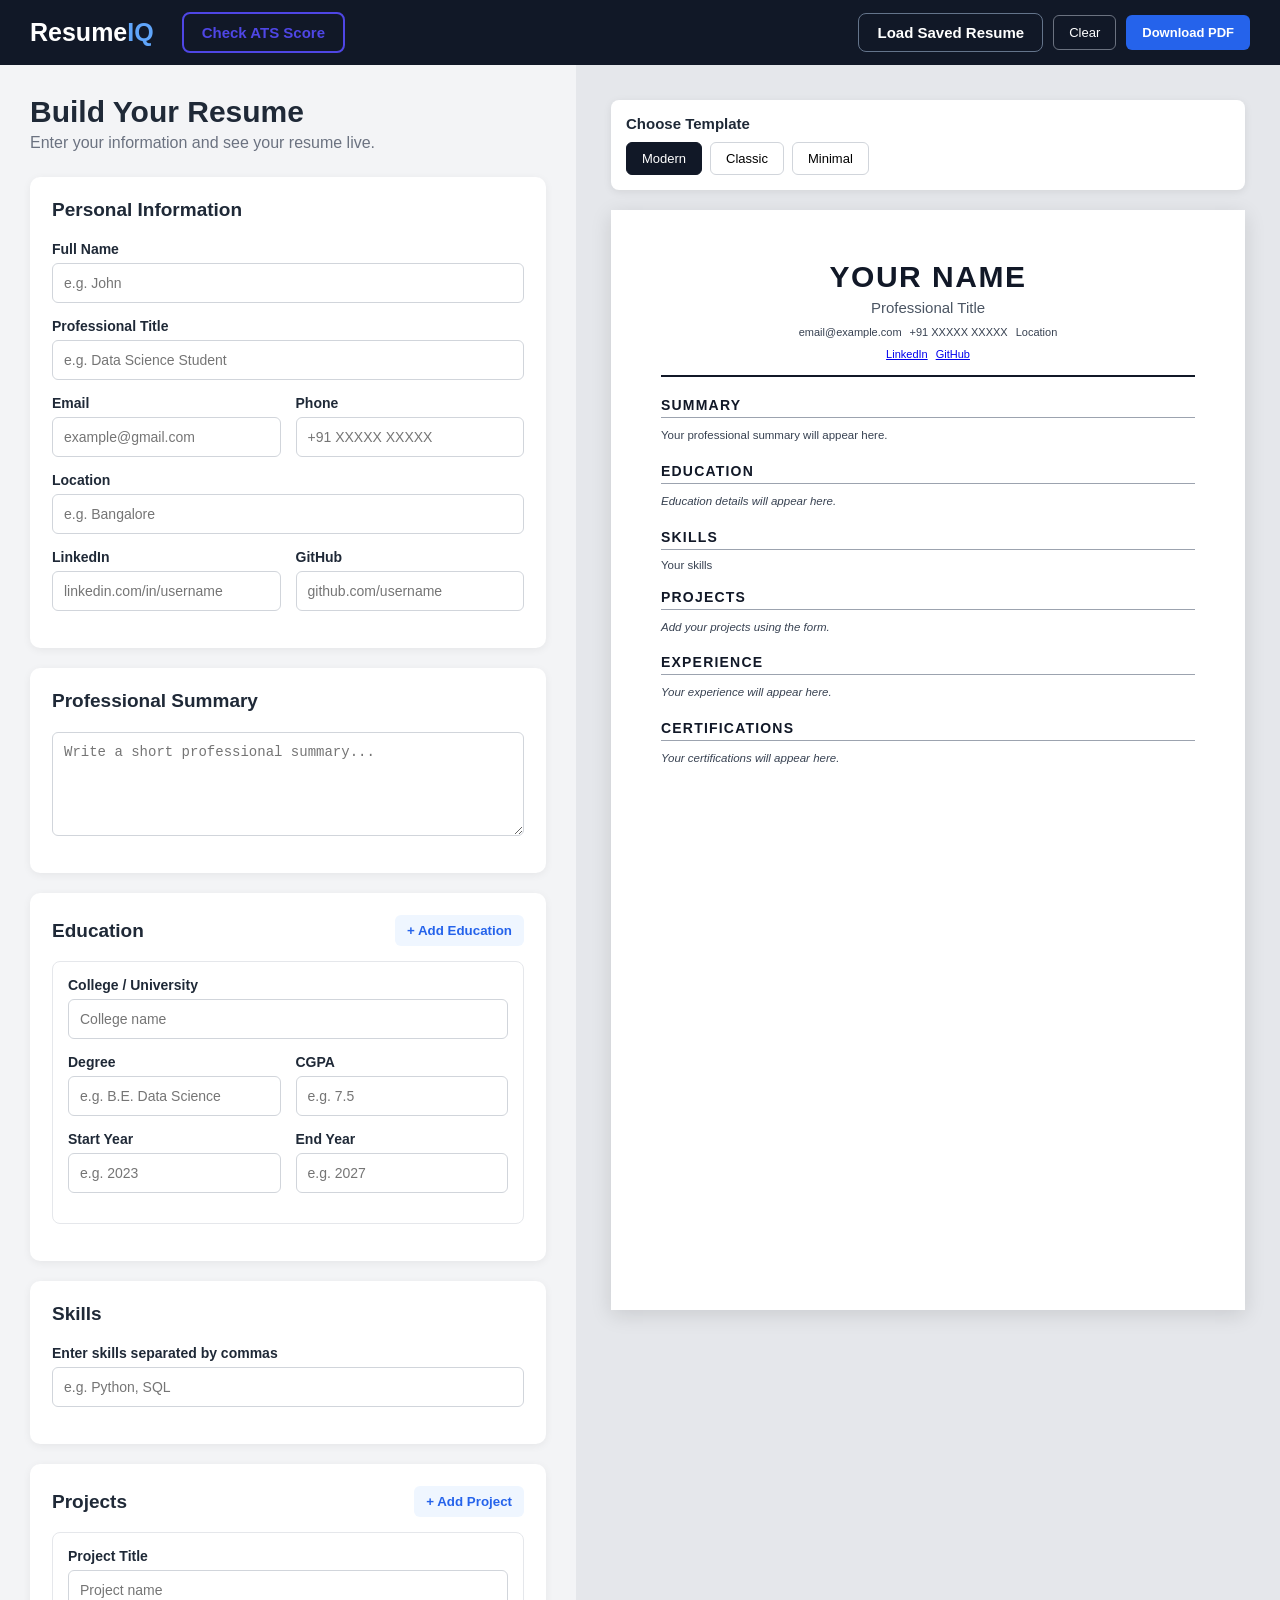
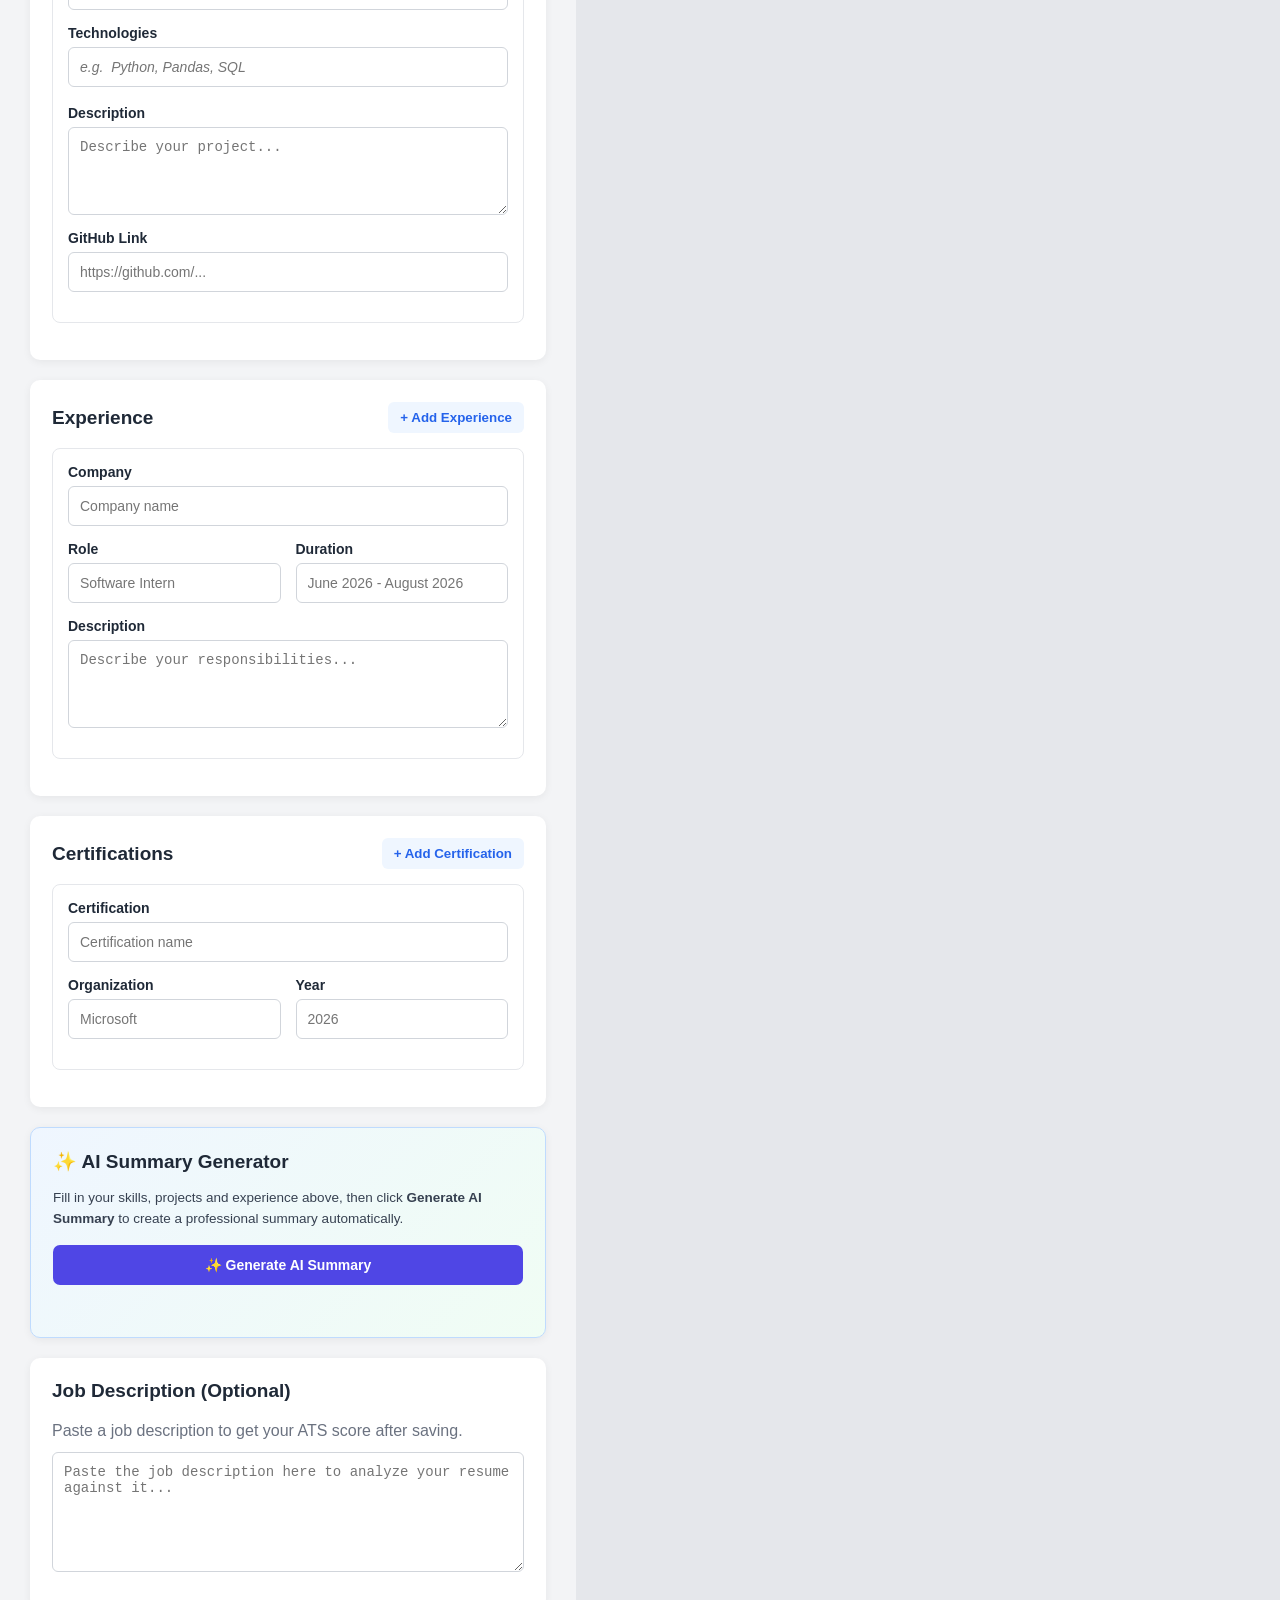
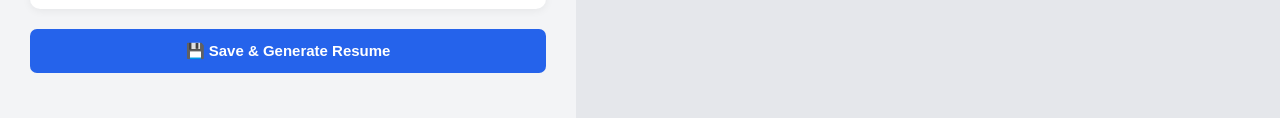
<file: frontend/index.html>
<!DOCTYPE html>
<html lang="en">
<head>
    <meta charset="UTF-8">
    <meta name="viewport" content="width=device-width, initial-scale=1.0">

    <title>ResumeIQ - Resume Builder</title>

    <link rel="stylesheet" href="style.css">
</head>

<body>

    <!-- ================= HEADER ================= -->

    
    <header class="navbar">

    <div class="navbar-left">

        <div class="logo">
            Resume<span>IQ</span>
        </div>

        <button
            type="button"
            id="atsAnalyzerBtn"
            class="ats-analyzer-btn"
        >
            Check ATS Score
        </button>

    </div>


    <div class="navbar-actions">

        <button
            type="button"
            id="loadResumeBtn"
        >
            Load Saved Resume
        </button>

        <button
            type="button"
            id="clearBtn"
            class="clear-btn"
        >
            Clear
        </button>

        <button
            type="button"
            id="printBtn"
            class="print-btn"
        >
            Download PDF
        </button>

    </div>

</header>

    <!-- ================= MAIN CONTAINER ================= -->

    <main class="container">

        <!-- ================= FORM SECTION ================= -->

        <section class="form-section">

            <h1>Build Your Resume</h1>
            <p class="subtitle">
                Enter your information and see your resume live.
            </p>


            <!-- PERSONAL INFORMATION -->

            <div class="form-card">

                <h2>Personal Information</h2>

                <div class="input-group">
                    <label>Full Name</label>
                    <input
                        type="text"
                        id="name"
                        placeholder="e.g. John"
                    >
                </div>

                <div class="input-group">
                    <label>Professional Title</label>
                    <input
                        type="text"
                        id="title"
                        placeholder="e.g. Data Science Student"
                    >
                </div>

                <div class="input-row">

                    <div class="input-group">
                        <label>Email</label>
                        <input
                            type="email"
                            id="email"
                            placeholder="example@gmail.com"
                        >
                    </div>

                    <div class="input-group">
                        <label>Phone</label>
                        <input
                            type="text"
                            id="phone"
                            placeholder="+91 XXXXX XXXXX"
                        >
                    </div>

                </div>

                <div class="input-group">
                    <label>Location</label>
                    <input
                        type="text"
                        id="location"
                        placeholder="e.g. Bangalore"
                    >
                </div>

                <div class="input-row">

                    <div class="input-group">
                        <label>LinkedIn</label>
                        <input
                            type="url"
                            id="linkedin"
                            placeholder="linkedin.com/in/username"
                        >
                    </div>

                    <div class="input-group">
                        <label>GitHub</label>
                        <input
                            type="url"
                            id="github"
                            placeholder="github.com/username"
                        >
                    </div>

                </div>

            </div>


            <!-- SUMMARY -->

            <div class="form-card">

                <h2>Professional Summary</h2>

                <div class="input-group">

                    <textarea
                        id="summary"
                        rows="5"
                        placeholder="Write a short professional summary..."
                    ></textarea>

                </div>

            </div>


            <!-- EDUCATION -->

            <div class="form-card">

                <div class="section-heading">

                    <h2>Education</h2>

                    <button
                        type="button"
                        class="add-btn"
                        onclick="addEducation()"
                    >
                        + Add Education
                    </button>

                </div>

                <div id="educationContainer">

                    <div class="dynamic-item education-item">

                        <div class="input-group">
                            <label>College / University</label>
                            <input
                                type="text"
                                class="education-college"
                                placeholder="College name"
                            >
                        </div>

                        <div class="input-row">

                            <div class="input-group">
                                <label>Degree</label>
                                <input
                                    type="text"
                                    class="education-degree"
                                    placeholder="e.g. B.E. Data Science"
                                >
                            </div>

                            <div class="input-group">
                                <label>CGPA</label>
                                <input
                                    type="text"
                                    class="education-cgpa"
                                    placeholder="e.g. 7.5"
                                >
                            </div>

                        </div>

                        <div class="input-row">

                            <div class="input-group">
                                <label>Start Year</label>
                                <input
                                    type="text"
                                    class="education-start"
                                    placeholder="e.g. 2023"
                                >
                            </div>

                            <div class="input-group">
                                <label>End Year</label>
                                <input
                                    type="text"
                                    class="education-end"
                                    placeholder="e.g. 2027"
                                >
                            </div>

                        </div>

                    </div>

                </div>

            </div>


            <!-- SKILLS -->

            <div class="form-card">

                <h2>Skills</h2>

                <div class="input-group">

                    <label>
                        Enter skills separated by commas
                    </label>

                    <input
                        type="text"
                        id="skills"
                        placeholder="e.g. Python, SQL"
                    >

                </div>

            </div>


            <!-- PROJECTS -->

            <div class="form-card">

                <div class="section-heading">

                    <h2>Projects</h2>

                    <button
                        type="button"
                        class="add-btn"
                        onclick="addProject()"
                    >
                        + Add Project
                    </button>

                </div>

                <div id="projectContainer">

                    <div class="dynamic-item project-item">

                        <div class="input-group">

                            <label>Project Title</label>

                            <input
                                type="text"
                                class="project-title"
                                placeholder="Project name"
                            >

                        </div>

                        <div class="input-group">

                            <label>Technologies</label>

                            <input
                                type="text"
                                class="project-tech"
                                placeholder="e.g.  Python, Pandas, SQL"
                            >

                        </div>

                        <div class="input-group">

                            <label>Description</label>

                            <textarea
                                class="project-description"
                                rows="4"
                                placeholder="Describe your project..."
                            ></textarea>

                        </div>

                        <div class="input-group">

                            <label>GitHub Link</label>

                            <input
                                type="url"
                                class="project-link"
                                placeholder="https://github.com/..."
                            >

                        </div>

                    </div>

                </div>

            </div>


            <!-- EXPERIENCE -->

            <div class="form-card">

                <div class="section-heading">

                    <h2>Experience</h2>

                    <button
                        type="button"
                        class="add-btn"
                        onclick="addExperience()"
                    >
                        + Add Experience
                    </button>

                </div>

                <div id="experienceContainer">

                    <div class="dynamic-item experience-item">

                        <div class="input-group">

                            <label>Company</label>

                            <input
                                type="text"
                                class="experience-company"
                                placeholder="Company name"
                            >

                        </div>

                        <div class="input-row">

                            <div class="input-group">

                                <label>Role</label>

                                <input
                                    type="text"
                                    class="experience-role"
                                    placeholder="Software Intern"
                                >

                            </div>

                            <div class="input-group">

                                <label>Duration</label>

                                <input
                                    type="text"
                                    class="experience-duration"
                                    placeholder="June 2026 - August 2026"
                                >

                            </div>

                        </div>

                        <div class="input-group">

                            <label>Description</label>

                            <textarea
                                class="experience-description"
                                rows="4"
                                placeholder="Describe your responsibilities..."
                            ></textarea>

                        </div>

                    </div>

                </div>

            </div>


            <!-- CERTIFICATIONS -->

            <div class="form-card">

                <div class="section-heading">

                    <h2>Certifications</h2>

                    <button
                        type="button"
                        class="add-btn"
                        onclick="addCertification()"
                    >
                        + Add Certification
                    </button>

                </div>

                <div id="certificationContainer">

                    <div class="dynamic-item certification-item">

                        <div class="input-group">

                            <label>Certification</label>

                            <input
                                type="text"
                                class="certification-name"
                                placeholder="Certification name"
                            >

                        </div>

                        <div class="input-row">

                            <div class="input-group">

                                <label>Organization</label>

                                <input
                                    type="text"
                                    class="certification-org"
                                    placeholder="Microsoft"
                                >

                            </div>

                            <div class="input-group">

                                <label>Year</label>

                                <input
                                    type="text"
                                    class="certification-year"
                                    placeholder="2026"
                                >

                            </div>

                        </div>

                    </div>

                </div>

            </div>



            <!-- AI SUMMARY -->

            <div class="form-card ai-card">

                <div class="section-heading">
                    <h2>✨ AI Summary Generator</h2>
                </div>

                <p class="ai-description">
                    Fill in your skills, projects and experience above, then click
                    <strong>Generate AI Summary</strong> to create a professional
                    summary automatically.
                </p>

                <button
                    type="button"
                    id="aiSummaryBtn"
                    class="ai-btn"
                >
                    ✨ Generate AI Summary
                </button>

                <div id="aiMessage" class="ai-message"></div>

            </div>


            <!-- ATS JOB DESCRIPTION (inline in builder) -->

            <div class="form-card">

                <h2>Job Description (Optional)</h2>

                <p class="subtitle" style="margin-bottom: 12px;">
                    Paste a job description to get your ATS score after saving.
                </p>

                <div class="input-group">
                    <textarea
                        id="builderJobDescription"
                        rows="6"
                        placeholder="Paste the job description here to analyze your resume against it..."
                    ></textarea>
                </div>

            </div>


<button
    type="button"
    id="generateBtn"
    class="generate-btn"
>
    💾 Save &amp; Generate Resume
</button>



<div id="formMessage" class="form-message"></div>


<!-- ================= ATS RESULT ================= -->

<div
    id="builderATSResult"
    class="builder-ats-result"
    style="display: none;"
>

    <h2>ATS Score</h2>

    <div class="ats-score-box">

        <div
            id="builderATSScore"
            class="builder-ats-score"
        >
            0
        </div>

        <div class="ats-score-label">
            / 100
        </div>

    </div>

    <div
        id="builderATSStatus"
        class="builder-ats-status"
    >
        -
    </div>

    <div class="builder-keyword-match">

        <strong>Keyword Match:</strong>

        <span id="builderKeywordPercentage">
            0
        </span>%

    </div>

    <div class="builder-ats-columns">

        <div>

            <h3>Matched Keywords</h3>

            <div id="builderMatchedKeywords">
            </div>

        </div>

        <div>

            <h3>Missing Keywords</h3>

            <div id="builderMissingKeywords">
            </div>

        </div>

    </div>

    <div class="builder-suggestions">

        <h3>Suggestions</h3>

        <ul id="builderSuggestions">
        </ul>

    </div>

</div>
        </section>


        <!-- ================= RESUME PREVIEW ================= -->

        <section class="preview-section">
            <div class="template-selector">

    <h3>Choose Template</h3>

    <div class="template-buttons">

        <button
            type="button"
            class="template-btn active"
            onclick="changeTemplate('modern', this)"
        >
            Modern
        </button>

        <button
            type="button"
            class="template-btn"
            onclick="changeTemplate('classic', this)"
        >
            Classic
        </button>

        <button
            type="button"
            class="template-btn"
            onclick="changeTemplate('minimal', this)"
        >
            Minimal
        </button>

    </div>

</div>

            <div class="preview-container" id="resumePreview">

                <div class="resume-header">

                    <h1 id="previewName">
                        Your Name
                    </h1>

                    <h3 id="previewTitle">
                        Professional Title
                    </h3>

                    <div class="contact-info">

                        <span id="previewEmail">
                            email@example.com
                        </span>

                        <span id="previewPhone">
                            +91 XXXXX XXXXX
                        </span>

                        <span id="previewLocation">
                            Location
                        </span>

                    </div>

                    <div class="links">

                        <a
    id="previewLinkedin"
    href="#"
    target="_blank"
>
    LinkedIn
</a>

<a
    id="previewGithub"
    href="#"
    target="_blank"
>
    GitHub
</a>

                    </div>

                </div>


                <!-- SUMMARY -->

                <div class="resume-section">

                    <h2>SUMMARY</h2>

                    <p id="previewSummary">
                        Your professional summary will appear here.
                    </p>

                </div>


                <!-- EDUCATION -->

                <div class="resume-section">

                    <h2>EDUCATION</h2>

                    <div id="previewEducation">

                        <p class="empty-text">
                            Education details will appear here.
                        </p>

                    </div>

                </div>


                <!-- SKILLS -->

                <div class="resume-section">

                    <h2>SKILLS</h2>

                    <div
                        id="previewSkills"
                        class="skills-container"
                    >

                        <span class="skill-tag">
                            Your skills
                        </span>

                    </div>

                </div>


                <!-- PROJECTS -->

                <div class="resume-section">

                    <h2>PROJECTS</h2>

                    <div id="previewProjects">

                        <p class="empty-text">
    Add your projects using the form.
</p>
                    </div>

                </div>


                <!-- EXPERIENCE -->

                <div class="resume-section">

                    <h2>EXPERIENCE</h2>

                    <div id="previewExperience">

                        <p class="empty-text">
                            Your experience will appear here.
                        </p>

                    </div>

                </div>


                <!-- CERTIFICATIONS -->

                <div class="resume-section">

                    <h2>CERTIFICATIONS</h2>

                    <div id="previewCertifications">

                        <p class="empty-text">
                            Your certifications will appear here.
                        </p>

                    </div>

                </div>

            </div>

        </section>

    </main>


    <script src="script.js"></script>

</body>
</html>
</file>
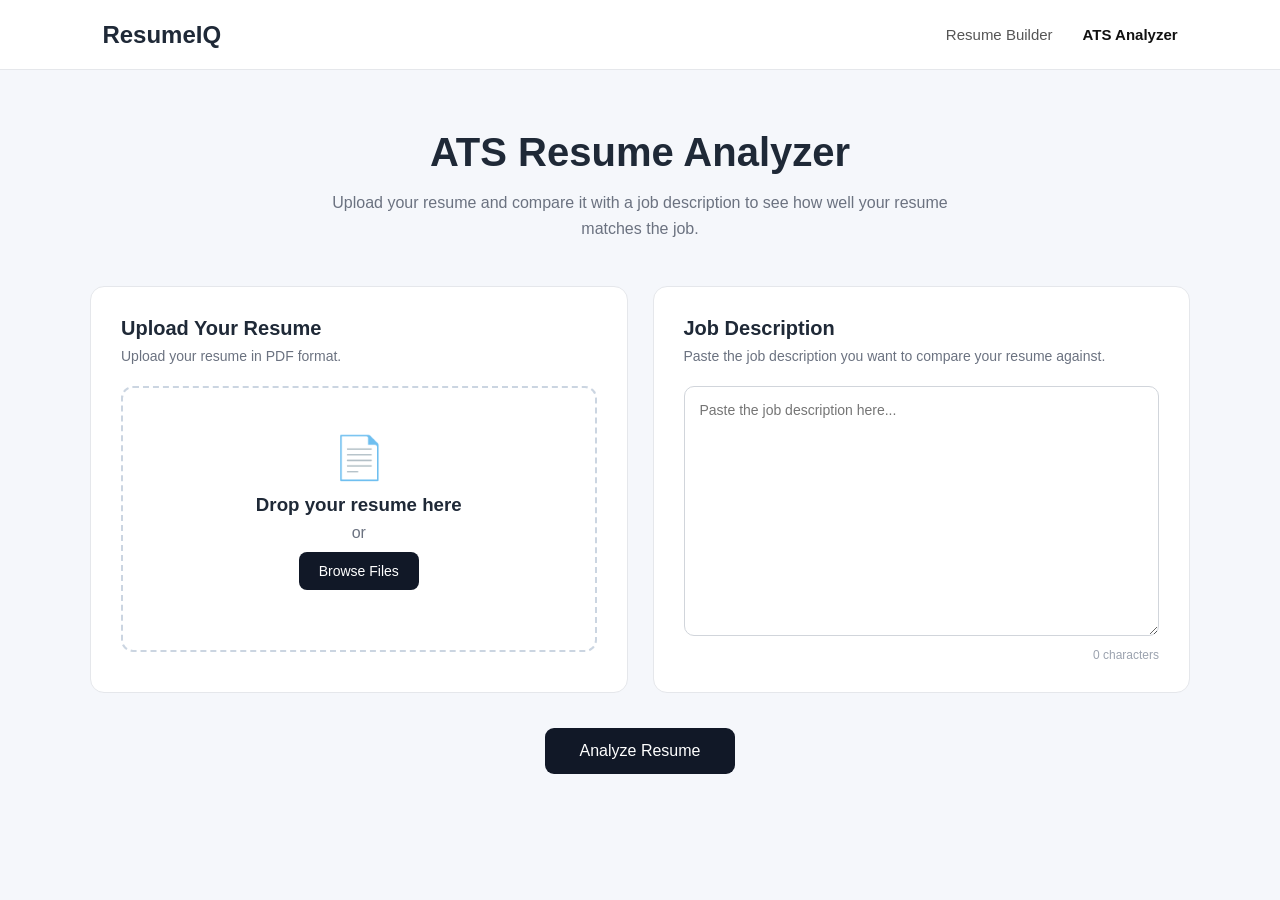
<file: frontend/ats.html>
<!DOCTYPE html>
<html lang="en">
<head>
    <meta charset="UTF-8">
    <meta name="viewport" content="width=device-width, initial-scale=1.0">

    <title>ResumeIQ - ATS Analyzer</title>

    <link rel="stylesheet" href="ats.css">
</head>

<body>

    <!-- Navigation -->
    <nav class="navbar">

        <div class="logo">
            ResumeIQ
        </div>

        <div class="nav-links">
            <a href="index.html">Resume Builder</a>
            <a href="ats.html" class="active">ATS Analyzer</a>
        </div>

    </nav>


    <!-- Main ATS Section -->
    <main class="ats-container">

        <section class="hero-section">

            <h1>ATS Resume Analyzer</h1>

            <p>
                Upload your resume and compare it with a job description
                to see how well your resume matches the job.
            </p>

        </section>


        <!-- Input Section -->
        <section class="analyzer-section">

            <!-- Resume Upload -->
            <div class="input-card">

                <h2>Upload Your Resume</h2>

                <p class="card-description">
                    Upload your resume in PDF format.
                </p>

                <div class="upload-area" id="uploadArea">

                    <div class="upload-icon">
                        📄
                    </div>

                    <h3>Drop your resume here</h3>

                    <p>or</p>

                    <label for="resumeFile" class="browse-button">
                        Browse Files
                    </label>

                    <input
                        type="file"
                        id="resumeFile"
                        accept=".pdf"
                        hidden
                    >

                    <p id="fileName" class="file-name"></p>

                </div>

            </div>


            <!-- Job Description -->
            <div class="input-card">

                <h2>Job Description</h2>

                <p class="card-description">
                    Paste the job description you want to compare your resume against.
                </p>

                <textarea
                    id="jobDescription"
                    placeholder="Paste the job description here..."
                ></textarea>

                <div class="character-count">
                    <span id="characterCount">0</span> characters
                </div>

            </div>

        </section>


        <!-- Analyze Button -->
        <section class="analyze-section">

            <button id="analyzeButton">
                Analyze Resume
            </button>

            <p id="analyzeMessage"></p>

        </section>


        <!-- Loading -->
        <section id="loadingSection" class="loading-section hidden">

            <div class="loader"></div>

            <p>
                Analyzing your resume...
            </p>

        </section>


        <!-- Results -->
        <section id="resultsSection" class="results-section hidden">

            <div class="results-header">

                <h2>ATS Analysis Result</h2>

            </div>


            <!-- Score -->
            <div class="score-card">

                <div class="score-circle">

                    <span id="atsScore">
                        0
                    </span>

                    <small>/100</small>

                </div>

                <div class="score-info">

                    <h3 id="atsStatus">
                        -
                    </h3>

                    <p>
                        ATS Compatibility Score
                    </p>

                </div>

            </div>


            <!-- Keyword Match -->
            <div class="result-card">

                <h3>Keyword Match</h3>

                <div class="progress-container">

                    <div
                        id="keywordProgress"
                        class="progress-bar"
                    ></div>

                </div>

                <p>
                    <span id="keywordPercentage">0</span>% of
                    job keywords found in your resume.
                </p>

            </div>


            <!-- Matched Keywords -->
            <div class="result-card">

                <h3>✓ Matched Keywords</h3>

                <div
                    id="matchedKeywords"
                    class="keyword-container"
                ></div>

            </div>


            <!-- Missing Keywords -->
            <div class="result-card">

                <h3>⚠ Missing Keywords</h3>

                <div
                    id="missingKeywords"
                    class="keyword-container"
                ></div>

            </div>


            <!-- Suggestions -->
            <div class="result-card">

                <h3>💡 Suggestions</h3>

                <ul id="suggestionsList"></ul>

            </div>

        </section>

    </main>


    <script src="ats.js"></script>

</body>
</html>
</file>
<file: frontend/style.css>
/* ================= TEMPLATE SELECTOR ================= */

.template-selector {
    width: 100%;
    max-width: 800px;

    margin-bottom: 20px;

    background: white;

    padding: 15px;

    border-radius: 8px;

    box-shadow: 0 2px 8px rgba(0, 0, 0, 0.08);
}

.template-selector h3 {
    font-size: 15px;

    margin-bottom: 10px;
}

.template-buttons {
    display: flex;

    gap: 8px;

    flex-wrap: wrap;
}

.template-btn {
    border: 1px solid #d1d5db;

    background: white;

    padding: 8px 15px;

    border-radius: 6px;

    cursor: pointer;

    font-size: 13px;
}

.template-btn:hover {
    background: #f3f4f6;
}

.template-btn.active {
    background: #111827;

    color: white;

    border-color: #111827;
}

* {
    margin: 0;
    padding: 0;
    box-sizing: border-box;
}

body {
    font-family: Arial, sans-serif;
    background: #f3f4f6;
    color: #1f2937;
}


/* ================= NAVBAR ================= */

.navbar {
    height: 65px;
    background: #111827;
    color: white;

    display: flex;
    align-items: center;
    justify-content: space-between;

    padding: 0 30px;

    position: sticky;
    top: 0;
    z-index: 100;
}

.logo {
    font-size: 25px;
    font-weight: bold;
}

.logo span {
    color: #60a5fa;
}

.print-btn {
    background: #2563eb;
    color: white;

    border: none;
    border-radius: 6px;

    padding: 10px 18px;

    cursor: pointer;
}

.print-btn:hover {
    background: #1d4ed8;
}


/* ================= MAIN ================= */

.container {
    display: grid;

    grid-template-columns: 45% 55%;

    min-height: calc(100vh - 65px);
}


/* ================= FORM ================= */

.form-section {
    padding: 30px;

    max-width: 750px;

    width: 100%;

    margin: auto;
}

.form-section h1 {
    font-size: 30px;
}

.subtitle {
    color: #6b7280;
    margin-top: 5px;
    margin-bottom: 25px;
}


/* ================= FORM CARD ================= */

.form-card {
    background: white;

    padding: 22px;

    margin-bottom: 20px;

    border-radius: 10px;

    box-shadow: 0 2px 8px rgba(0, 0, 0, 0.06);
}

.form-card h2 {
    font-size: 19px;

    margin-bottom: 20px;
}


/* ================= INPUT ================= */

.input-group {
    display: flex;
    flex-direction: column;

    margin-bottom: 15px;
}

.input-group label {
    font-size: 14px;

    font-weight: 600;

    margin-bottom: 6px;
}

.input-group input,
.input-group textarea {
    width: 100%;

    padding: 11px;

    border: 1px solid #d1d5db;

    border-radius: 6px;

    font-size: 14px;

    outline: none;
}

.input-group input:focus,
.input-group textarea:focus {
    border-color: #2563eb;
}

.input-row {
    display: grid;

    grid-template-columns: 1fr 1fr;

    gap: 15px;
}


/* ================= SECTION HEADING ================= */

.section-heading {
    display: flex;

    align-items: center;

    justify-content: space-between;

    margin-bottom: 15px;
}

.section-heading h2 {
    margin-bottom: 0;
}

.add-btn {
    border: none;

    background: #eff6ff;

    color: #2563eb;

    padding: 8px 12px;

    border-radius: 6px;

    cursor: pointer;

    font-weight: 600;
}

.add-btn:hover {
    background: #dbeafe;
}


/* ================= DYNAMIC ITEMS ================= */

.dynamic-item {
    border: 1px solid #e5e7eb;

    padding: 15px;

    border-radius: 8px;

    margin-bottom: 15px;
}
/* ================= MODERN TEMPLATE ================= */

.template-modern {
    font-family: Arial, sans-serif;
}

.template-modern .resume-header {
    text-align: center;
}

.template-modern .resume-section h2 {
    letter-spacing: 1.2px;
}

/* ================= CLASSIC TEMPLATE ================= */

.template-classic {
    font-family: Georgia, "Times New Roman", serif;
}

.template-classic .resume-header {
    text-align: left;

    border-bottom: 2px solid #111827;
}

.template-classic .resume-header h1 {
    font-family: Georgia, "Times New Roman", serif;

    text-transform: uppercase;

    letter-spacing: 1px;
}

.template-classic .contact-info,
.template-classic .links {
    justify-content: flex-start;
}

.template-classic .resume-section h2 {
    font-family: Georgia, "Times New Roman", serif;

    border-bottom: 1px solid #111827;

    letter-spacing: 0.5px;
}

/* ================= MINIMAL TEMPLATE ================= */

.template-minimal {
    font-family: Arial, sans-serif;
}

.template-minimal .resume-header {
    text-align: left;

    border-bottom: none;

    margin-bottom: 25px;
}

.template-minimal .resume-header h1 {
    font-size: 28px;

    letter-spacing: 0;
}

.template-minimal .contact-info,
.template-minimal .links {
    justify-content: flex-start;
}

.template-minimal .resume-section h2 {
    border-bottom: none;

    font-size: 13px;

    letter-spacing: 0.5px;

    margin-bottom: 6px;
}

.template-minimal .resume-section {
    margin-bottom: 15px;
}

/* ================= PREVIEW ================= */

.preview-section {
    background: #e5e7eb;

    padding: 35px;

    display: flex;

    flex-direction: column;

    align-items: center;
}

.preview-container {
    background: white;

    width: 100%;

    max-width: 800px;

    min-height: 1100px;

    padding: 50px;

    box-shadow: 0 5px 20px rgba(0, 0, 0, 0.12);
}


/* ================= RESUME HEADER ================= */

.resume-header {
    text-align: center;

    padding-bottom: 15px;

    margin-bottom: 20px;

    border-bottom: 2px solid #111827;
}

.resume-header h1 {
    font-size: 30px;

    font-weight: 700;

    letter-spacing: 1.5px;

    text-transform: uppercase;

    color: #111827;
}

.resume-header h3 {
    margin-top: 5px;

    font-size: 15px;

    font-weight: 400;

    color: #4b5563;
}

.contact-info,
.links {
    display: flex;

    justify-content: center;

    align-items: center;

    flex-wrap: wrap;

    gap: 8px;

    margin-top: 10px;

    font-size: 11px;

    color: #374151;
}

.links {
    color: #2563eb;
}


/* ================= RESUME SECTIONS ================= */

.resume-section {
    margin-bottom: 18px;
}

.resume-section h2 {
    font-size: 14px;

    font-weight: 700;

    letter-spacing: 1.2px;

    color: #111827;

    border-bottom: 1px solid #9ca3af;

    padding-bottom: 4px;

    margin-bottom: 9px;
}
.resume-section p {
    font-size: 11.5px;

    line-height: 1.55;

    color: #374151;
}


/* ================= EDUCATION ================= */

.education-preview {
    margin-bottom: 12px;
}

.education-preview h3 {
    font-size: 12.5px;

    font-weight: 700;

    color: #111827;
}

.education-preview p {
    font-size: 11px;

    line-height: 1.4;

    color: #374151;
}

/* ================= SKILLS ================= */

.skills-container {
    display: flex;

    flex-wrap: wrap;

    gap: 7px;
}

.skill-tag {
    background: transparent;

    padding: 0;

    border-radius: 0;

    font-size: 11.5px;

    color: #374151;
}

.skill-tag:not(:last-child)::after {
    content: " • ";

    margin-left: 5px;

    color: #6b7280;
}


/* ================= PROJECT ================= */

.project-preview {
    margin-bottom: 13px;
}

.project-preview h3 {
    font-size: 12.5px;

    font-weight: 700;

    color: #111827;

    margin-bottom: 2px;
}

.project-tech {
    font-size: 10.5px;

    font-style: italic;

    color: #6b7280;

    margin-bottom: 3px;
}

.project-preview p {
    font-size: 11px;

    line-height: 1.5;
}


/* ================= EXPERIENCE ================= */

.experience-preview {
    margin-bottom: 13px;
}

.experience-preview h3 {
    font-size: 12.5px;

    font-weight: 700;

    color: #111827;

    margin-bottom: 2px;
}

.experience-preview p {
    font-size: 11px;

    line-height: 1.5;
}


/* ================= CERTIFICATIONS ================= */

.certification-preview {
    margin-bottom: 8px;
}

.certification-preview h3 {
    font-size: 13px;
}


/* ================= EMPTY ================= */

.empty-text {
    color: #9ca3af;

    font-style: italic;
}


/* ================= RESPONSIVE ================= */

@media (max-width: 1000px) {

    .container {
        grid-template-columns: 1fr;
    }

    .preview-section {
        padding: 20px;
    }

}


@media (max-width: 600px) {

    .navbar {
        padding: 0 15px;
    }

    .container {
        display: block;
    }

    .form-section {
        padding: 15px;
    }

    .input-row {
        grid-template-columns: 1fr;
        gap: 0;
    }

    .preview-section {
        padding: 10px;
    }

    .preview-container {
        padding: 25px;

        min-height: auto;
    }

    .resume-header h1 {
        font-size: 25px;
    }

}


/* ================= PRINT ================= */

/* ================= PRINT / PDF ================= */

@page {
    size: A4;
    margin: 0;
}

@media print {

    * {
        -webkit-print-color-adjust: exact;
        print-color-adjust: exact;
    }

    body {
        margin: 0;
        padding: 0;

        background: white;
    }

    /* Hide everything except resume */

    .navbar,
    .form-section,
    .template-selector,
    .print-btn {
        display: none !important;
    }

    .container {
        display: block;

        width: 100%;
    }

    .preview-section {
        display: block;

        padding: 0;

        margin: 0;

        background: white;
    }

    .preview-container {
        width: 210mm;

        min-height: 297mm;

        margin: 0;

        padding: 15mm;

        box-shadow: none;

        border: none;

        background: white;
    }

    /* Remove unnecessary screen effects */

    .resume-section {
        break-inside: avoid;
    }

    .education-preview,
    .project-preview,
    .experience-preview,
    .certification-preview {
        break-inside: avoid;
    }

}

.remove-btn {
    background: #fee2e2;
    color: #dc2626;

    border: none;
    border-radius: 6px;

    padding: 7px 12px;

    cursor: pointer;

    font-size: 13px;

    font-weight: 600;

    margin-top: 5px;
}

.remove-btn:hover {
    background: #fecaca;
}

/* ================= FORM VALIDATION ================= */

.generate-btn {
    width: 100%;

    padding: 13px;

    border: none;

    border-radius: 7px;

    background: #2563eb;

    color: white;

    font-size: 15px;

    font-weight: 600;

    cursor: pointer;

    margin-bottom: 15px;
}

.generate-btn:hover {
    background: #1d4ed8;
}

.form-message {
    padding: 10px;

    border-radius: 6px;

    font-size: 13px;

    margin-bottom: 20px;

    display: none;
}

.form-message.success {
    display: block;

    background: #dcfce7;

    color: #166534;
}

.form-message.error {
    display: block;

    background: #fee2e2;

    color: #991b1b;
}

.input-error {
    border: 1px solid #dc2626 !important;

    background: #fff7f7;
}

/* ================= NAVBAR ACTIONS ================= */
.navbar-left {
    display: flex;
    align-items: center;
    gap: 28px;
}

.ats-nav-btn {
    padding: 14px 26px;
    border: 2px solid #4f46e5;
    border-radius: 10px;
    background: transparent;
    color: #4f46e5;
    font-size: 18px;
    font-weight: 600;
    cursor: pointer;
}

.ats-nav-btn:hover {
    background: #4f46e5;
    color: white;
}

.navbar-actions {
    display: flex;

    align-items: center;

    gap: 10px;
}

.clear-btn {
    background: transparent;

    color: white;

    border: 1px solid #6b7280;

    border-radius: 6px;

    padding: 9px 15px;

    cursor: pointer;

    font-size: 13px;
}

.clear-btn:hover {
    background: #374151;
}

.print-btn {
    background: #2563eb;

    color: white;

    border: none;

    border-radius: 6px;

    padding: 10px 16px;

    cursor: pointer;

    font-size: 13px;

    font-weight: 600;
}

.print-btn:hover {
    background: #1d4ed8;
}

/* ================= MOBILE POLISH ================= */

@media (max-width: 600px) {

    .navbar {
        height: auto;

        min-height: 60px;

        padding: 10px 15px;

        gap: 10px;
    }

    .logo {
        font-size: 21px;
    }

    .navbar-actions {
        gap: 6px;
    }

    .clear-btn,
    .print-btn {
        padding: 8px 10px;

        font-size: 12px;
    }

    .form-card {
        padding: 17px;
    }

    .form-section h1 {
        font-size: 25px;
    }

    .preview-section {
        padding: 10px;
    }

    .template-selector {
        padding: 12px;
    }

    .template-buttons {
        width: 100%;
    }

    .template-btn {
        flex: 1;
    }

    .preview-container {
        width: 100%;

        min-height: auto;

        padding: 25px 20px;
    }

    .resume-header h1 {
        font-size: 24px;
    }

    .contact-info,
    .links {
        font-size: 10px;

        gap: 7px;
    }

}

/* =====================================================
   ATS ANALYZER BUTTON
===================================================== */

.ats-analyzer-btn {
    padding: 10px 18px;
    border: 2px solid #4f46e5;
    border-radius: 8px;
    background: transparent;
    color: #4f46e5;
    font-size: 15px;
    font-weight: 600;
    cursor: pointer;
    white-space: nowrap;
}

#loadResumeBtn {
    padding: 10px 18px;
    border: 1px solid #64748b;
    border-radius: 8px;
    background: transparent;
    color: white;
    font-size: 15px;
    font-weight: 600;
    cursor: pointer;
    transition: 0.2s ease;
}

#loadResumeBtn:hover {
    background: #1e293b;
}

/* =====================================================
   AI SUMMARY CARD
===================================================== */

.ai-card {
    background: linear-gradient(135deg, #eff6ff 0%, #f0fdf4 100%);
    border: 1px solid #bfdbfe;
}

.ai-description {
    color: #374151;
    font-size: 13.5px;
    line-height: 1.55;
    margin-bottom: 15px;
}

.ai-btn {
    width: 100%;
    padding: 12px;
    border: none;
    border-radius: 7px;
    background: #4f46e5;
    color: white;
    font-size: 14px;
    font-weight: 600;
    cursor: pointer;
    margin-bottom: 10px;
    transition: background 0.2s;
}

.ai-btn:hover {
    background: #4338ca;
}

.ai-btn:disabled {
    opacity: 0.6;
    cursor: not-allowed;
}

.ai-message {
    font-size: 13px;
    min-height: 20px;
    color: #166534;
}

.ai-message.error {
    color: #991b1b;
}


/* =====================================================
   BUILDER ATS RESULT
===================================================== */

.builder-ats-result {
    background: white;
    border: 1px solid #e5e7eb;
    border-radius: 12px;
    padding: 25px;
    margin-top: 20px;
}

.builder-ats-result h2 {
    font-size: 20px;
    margin-bottom: 18px;
    color: #111827;
}

.ats-score-box {
    display: flex;
    align-items: baseline;
    gap: 6px;
    margin-bottom: 8px;
}

.builder-ats-score {
    font-size: 48px;
    font-weight: 700;
    color: #111827;
    line-height: 1;
}

.ats-score-label {
    font-size: 20px;
    color: #6b7280;
}

.builder-ats-status {
    font-size: 16px;
    font-weight: 600;
    color: #2563eb;
    margin-bottom: 12px;
}

.builder-keyword-match {
    font-size: 14px;
    color: #374151;
    margin-bottom: 18px;
}

.builder-ats-columns {
    display: grid;
    grid-template-columns: 1fr 1fr;
    gap: 20px;
    margin-bottom: 18px;
}

.builder-ats-columns h3 {
    font-size: 14px;
    font-weight: 600;
    margin-bottom: 10px;
    color: #374151;
}

.builder-suggestions h3 {
    font-size: 14px;
    font-weight: 600;
    margin-bottom: 10px;
    color: #374151;
}

.builder-suggestions ul {
    padding-left: 18px;
}

.builder-suggestions li {
    font-size: 13px;
    line-height: 1.55;
    margin-bottom: 7px;
    color: #374151;
}

/* keyword badges used in builder ATS result */
.keyword {
    display: inline-block;
    padding: 5px 10px;
    border-radius: 20px;
    font-size: 12px;
    margin: 3px 3px 3px 0;
    background: #f3f4f6;
}

.keyword.matched {
    background: #dcfce7;
    color: #166534;
}

.keyword.missing {
    background: #fee2e2;
    color: #991b1b;
}

@media (max-width: 600px) {
    .builder-ats-columns {
        grid-template-columns: 1fr;
    }
}
</file>
<file: frontend/ats.css>
* {
    margin: 0;
    padding: 0;
    box-sizing: border-box;
}

body {
    font-family: Arial, sans-serif;
    background: #f5f7fb;
    color: #1f2937;
}


/* =========================
   NAVBAR
========================= */

.navbar {
    height: 70px;
    background: white;
    display: flex;
    align-items: center;
    justify-content: space-between;
    padding: 0 8%;
    border-bottom: 1px solid #e5e7eb;
}

.logo {
    font-size: 24px;
    font-weight: 700;
}

.nav-links {
    display: flex;
    gap: 30px;
}

.nav-links a {
    text-decoration: none;
    color: #555;
    font-size: 15px;
}

.nav-links a:hover {
    color: #111;
}

.nav-links a.active {
    color: #111;
    font-weight: 600;
}


/* =========================
   MAIN CONTAINER
========================= */

.ats-container {
    width: 90%;
    max-width: 1100px;
    margin: 0 auto;
    padding: 60px 0;
}


/* =========================
   HERO
========================= */

.hero-section {
    text-align: center;
    margin-bottom: 45px;
}

.hero-section h1 {
    font-size: 40px;
    margin-bottom: 15px;
}

.hero-section p {
    max-width: 650px;
    margin: auto;
    color: #6b7280;
    line-height: 1.6;
}


/* =========================
   INPUT SECTION
========================= */

.analyzer-section {
    display: grid;
    grid-template-columns: 1fr 1fr;
    gap: 25px;
}

.input-card {
    background: white;
    border-radius: 14px;
    padding: 30px;
    border: 1px solid #e5e7eb;
}

.input-card h2 {
    font-size: 20px;
    margin-bottom: 8px;
}

.card-description {
    color: #6b7280;
    font-size: 14px;
    margin-bottom: 22px;
}


/* =========================
   UPLOAD AREA
========================= */

.upload-area {
    border: 2px dashed #cbd5e1;
    border-radius: 12px;
    padding: 45px 20px;
    text-align: center;
    transition: 0.2s;
}

.upload-area:hover {
    border-color: #6366f1;
    background: #f8f9ff;
}

.upload-icon {
    font-size: 42px;
    margin-bottom: 12px;
}

.upload-area h3 {
    margin-bottom: 8px;
}

.upload-area p {
    color: #6b7280;
    margin-bottom: 10px;
}

.browse-button {
    display: inline-block;
    background: #111827;
    color: white;
    padding: 11px 20px;
    border-radius: 8px;
    cursor: pointer;
    font-size: 14px;
}

.browse-button:hover {
    background: #374151;
}

.file-name {
    margin-top: 15px;
    font-weight: 600;
}


/* =========================
   JOB DESCRIPTION
========================= */

textarea {
    width: 100%;
    height: 250px;
    resize: vertical;
    border: 1px solid #d1d5db;
    border-radius: 10px;
    padding: 15px;
    font-family: inherit;
    font-size: 14px;
    outline: none;
}

textarea:focus {
    border-color: #6366f1;
}

.character-count {
    text-align: right;
    margin-top: 8px;
    font-size: 12px;
    color: #9ca3af;
}


/* =========================
   ANALYZE BUTTON
========================= */

.analyze-section {
    text-align: center;
    margin: 35px 0;
}

#analyzeButton {
    border: none;
    background: #111827;
    color: white;
    padding: 14px 35px;
    border-radius: 9px;
    font-size: 16px;
    cursor: pointer;
}

#analyzeButton:hover {
    background: #374151;
}

#analyzeMessage {
    margin-top: 12px;
    color: #dc2626;
}


/* =========================
   LOADING
========================= */

.loading-section {
    text-align: center;
    padding: 30px;
}

.loader {
    width: 35px;
    height: 35px;
    border: 4px solid #e5e7eb;
    border-top: 4px solid #111827;
    border-radius: 50%;
    animation: spin 1s linear infinite;
    margin: auto;
}

@keyframes spin {
    to {
        transform: rotate(360deg);
    }
}

.hidden {
    display: none;
}


/* =========================
   RESULTS
========================= */

.results-section {
    margin-top: 40px;
}

.results-header {
    text-align: center;
    margin-bottom: 25px;
}

.results-header h2 {
    font-size: 28px;
}


/* =========================
   SCORE
========================= */

.score-card {
    background: white;
    border: 1px solid #e5e7eb;
    border-radius: 14px;
    padding: 35px;
    display: flex;
    justify-content: center;
    align-items: center;
    gap: 30px;
    margin-bottom: 20px;
}

.score-circle {
    width: 140px;
    height: 140px;
    border-radius: 50%;
    border: 10px solid #111827;
    display: flex;
    align-items: center;
    justify-content: center;
    flex-direction: column;
}

.score-circle span {
    font-size: 38px;
    font-weight: 700;
}

.score-circle small {
    color: #6b7280;
}

.score-info h3 {
    font-size: 24px;
    margin-bottom: 6px;
}

.score-info p {
    color: #6b7280;
}


/* =========================
   RESULT CARDS
========================= */

.result-card {
    background: white;
    border: 1px solid #e5e7eb;
    border-radius: 14px;
    padding: 25px;
    margin-bottom: 18px;
}

.result-card h3 {
    margin-bottom: 15px;
}


/* =========================
   PROGRESS BAR
========================= */

.progress-container {
    height: 10px;
    background: #e5e7eb;
    border-radius: 10px;
    overflow: hidden;
    margin-bottom: 10px;
}

.progress-bar {
    height: 100%;
    width: 0;
    background: #111827;
    transition: width 0.5s ease;
}


/* =========================
   KEYWORDS
========================= */

.keyword-container {
    display: flex;
    flex-wrap: wrap;
    gap: 10px;
}

.keyword {
    padding: 7px 12px;
    border-radius: 20px;
    font-size: 13px;
    background: #f3f4f6;
}

.matched {
    background: #dcfce7;
    color: #166534;
}

.missing {
    background: #fee2e2;
    color: #991b1b;
}


/* =========================
   SUGGESTIONS
========================= */

#suggestionsList {
    padding-left: 20px;
}

#suggestionsList li {
    margin-bottom: 10px;
    line-height: 1.5;
}


/* =========================
   RESPONSIVE
========================= */

@media (max-width: 768px) {

    .navbar {
        padding: 0 5%;
    }

    .nav-links {
        gap: 15px;
    }

    .ats-container {
        width: 94%;
        padding: 40px 0;
    }

    .hero-section h1 {
        font-size: 30px;
    }

    .analyzer-section {
        grid-template-columns: 1fr;
    }

    .score-card {
        flex-direction: column;
        text-align: center;
    }
}

.drag-over {
    border-color: #6366f1;
    background: #f8f9ff;
}

#analyzeButton:disabled {
    opacity: 0.6;
    cursor: not-allowed;
}
</file>
